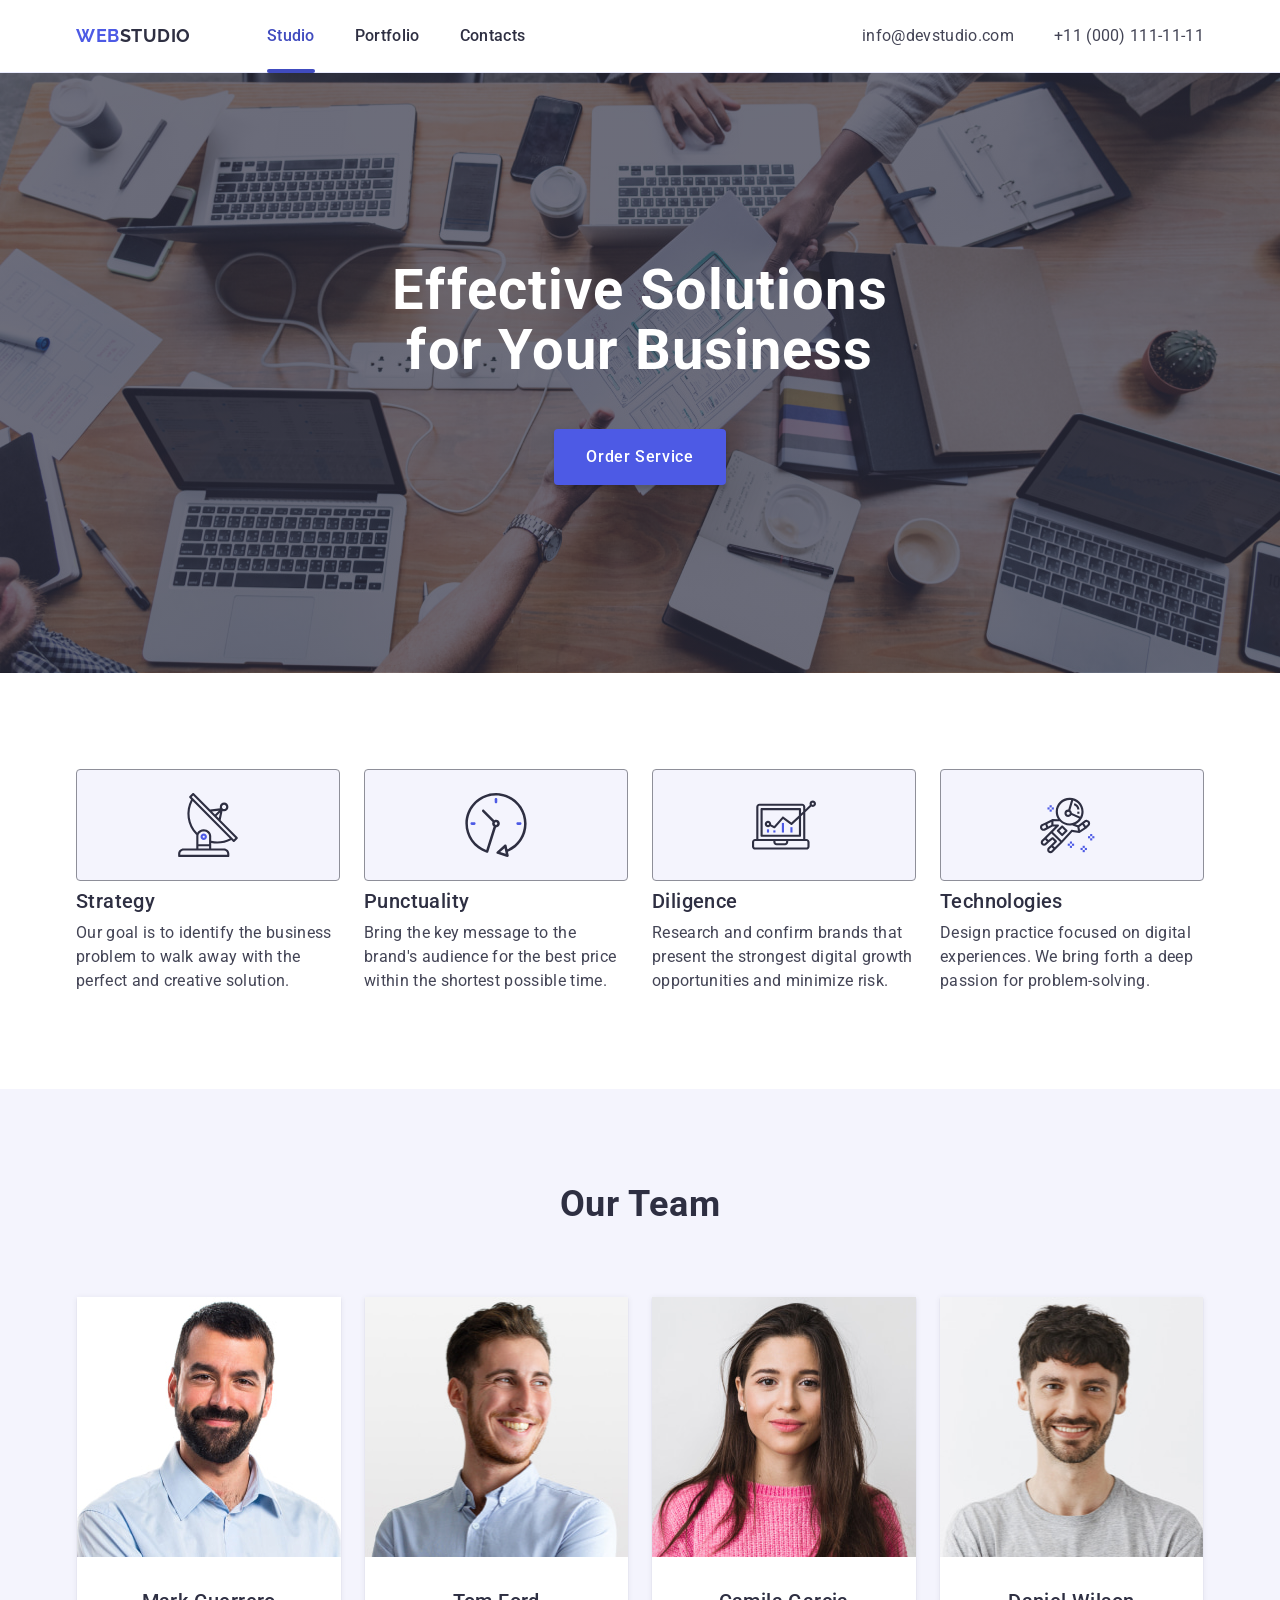
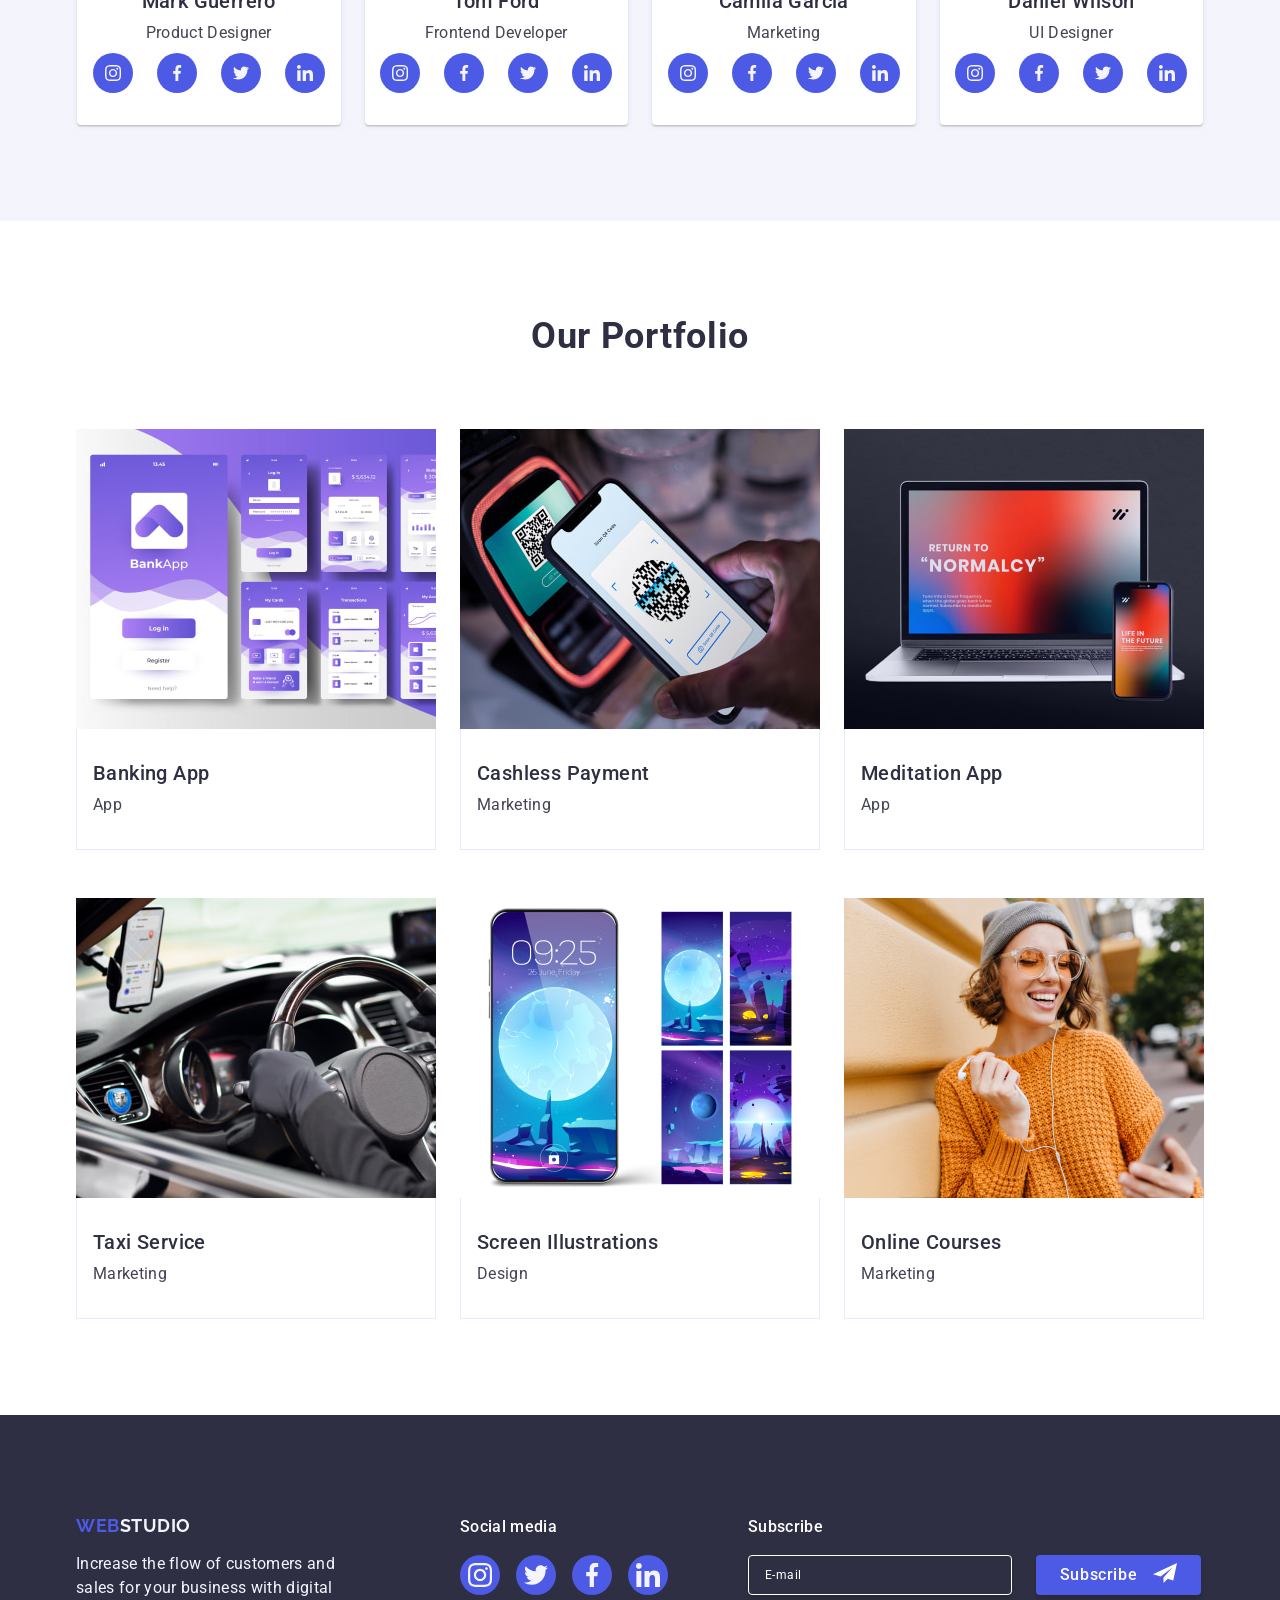
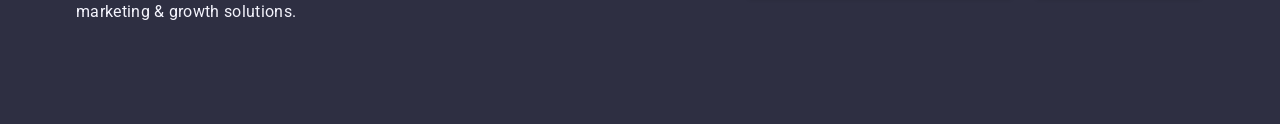
<file: index.html>
<!DOCTYPE html>
<html lang="en">
<head>
    <meta charset="UTF-8">
    <meta name="viewport" content="width=device-width, initial-scale=1.0">
    <title>WebStudio</title>
    <link rel="stylesheet" href="https://cdnjs.cloudflare.com/ajax/libs/modern-normalize/2.0.0/modern-normalize.min.css"
        integrity="sha512-4xo8blKMVCiXpTaLzQSLSw3KFOVPWhm/TRtuPVc4WG6kUgjH6J03IBuG7JZPkcWMxJ5huwaBpOpnwYElP/m6wg=="
        crossorigin="anonymous" referrerpolicy="no-referrer" />
    <link rel="stylesheet" href="./css/styles.css">
    <link rel="preconnect" href="https://fonts.googleapis.com">
    <link rel="preconnect" href="https://fonts.gstatic.com" crossorigin>
    <link href="https://fonts.googleapis.com/css2?family=Raleway:wght@700&family=Roboto:wght@400;500;700&display=swap"
        rel="stylesheet">
    
</head>
<body>
    <header class="header-border">
        <div class="container">
            <nav class="container-logo-nav">
                <a href="./index.html" class="logo-header">Web<span class="logo-studio-header">Studio</span></a>
                <a class="mob-menu-ref">
                    <svg class="mob-menu-butt" width="24" height="24">
                    <use href="./images/icons.svg#mob-menu-butt"></use>
                </svg>
                </a>
                
                <ul class="container-logo-nav-ul">
                    <li><a href="./index.html" class="header-nav-active">Studio</a></li>
                    <li><a href="" class="header-nav-inactive">Portfolio</a></li>
                    <li><a href="" class="header-nav-inactive">Contacts</a></li>
                </ul>
            </nav>
            <address class="header-address">
                <ul class="contacts-list">
                    <li>
                        <a href="mailto:info@devstudio.com" class="header-contacts">info@devstudio.com</a>
                    </li>
                    <li>
                        <a href="tel:+110001111111" class="header-contacts">+11 (000) 111-11-11</a>
                    </li>
                </ul>
            </address>
        </div>
    </header>
    
    <main>
        <section class="effective-solution">
            <div class="container">
                <h1 class="main-page-descr">Effective Solutions for Your Business</h1>
                <button type="button" class="order-button">Order Service</button>
            </div>
            
        </section>
        <section class="our-benefits">
            <div class="container">
            <h2 class="visually-hidden">Benefits</h2>
            <ul class="cont-benefits-list">
                <li class="benefits-listitem">
                    <div class="icon-center">
                        <svg width="64" height="64" class="icon">
                            <use href="./images/icons.svg#antenna">
                            </use>
                        </svg>
                    </div>
                    <h3 class="benefits-headers">Strategy</h3>
                    <p class="benefits-paragraph">Our goal is to identify the business problem to walk away with the perfect and creative solution.</p>
                </li>
                <li class="benefits-listitem">
                    <div class="icon-center">
                        <svg width="64" height="64" class="icon">
                            <use href="./images/icons.svg#clock">
                            </use>
                        </svg>
                    </div>
                    <h3 class="benefits-headers">Punctuality</h3>
                    <p class="benefits-paragraph">Bring the key message to the brand's audience for the best price within the shortest possible time.</p>
                </li>
                <li class="benefits-listitem">
                    <div class="icon-center">
                        <svg width="64" height="64" class="icon">
                            <use href="./images/icons.svg#diagram">
                            </use>
                        </svg>
                    </div>
                    <h3 class="benefits-headers">Diligence</h3>
                    <p class="benefits-paragraph">Research and confirm brands that present the strongest digital growth opportunities and minimize risk.</p>
                </li>
                <li class="benefits-listitem">
                    <div class="icon-center">
                        <svg width="64" height="64" class="icon">
                            <use href="./images/icons.svg#astronaut">
                            </use>
                        </svg>
                    </div>
                    <h3 class="benefits-headers">Technologies</h3>
                    <p class="benefits-paragraph">Design practice focused on digital experiences. We bring forth a deep passion for problem-solving.</p>
                </li>
            </ul>
            </div>
        </section>
        <section class="our-team">
            <div class="container">
            <h2 class="our-team-head">Our Team</h2>
            <ul class="cont-team-list">
                <li class="our-team-list">
                    <img 
                        srcset="./images/img.jpg 1x, ./images/Mark-guerro-2x.jpg 2x"
                        src="./images/img.jpg"
                        alt="Mark Guerrero" width="264" height="260">
                    <div class="person-descr">
                        <h3 class="team-persons">Mark Guerrero</h3>
                        <p class="team-persons-descr">Product Designer</p>
                        <ul class="icon-persons-block">
                                <li class="icon-persons-block-item">
                                    <a class="icon-link" href="instagram">
                                        <svg class="icon-social" height="16" width="16">
                                            <use href="./images/icons.svg#instagram">
                                            </use>
                                        </svg>
                                    </a>
                                </li>
                                <li class="icon-persons-block-item">
                                    <a class="icon-link" href="facebook">
                                        <svg class="icon-social" height="16" width="16">
                                            <use href="./images/icons.svg#facebook">
                                            </use>
                                        </svg>
                                    </a>
                                    
                                </li>
                                <li class="icon-persons-block-item">
                                    <a class="icon-link" href="twitter">
                                        <svg class="icon-social" height="16" width="16">
                                            <use href="./images/icons.svg#twitter">
                                            </use>
                                        </svg>
                                    </a>
                                </li>
                                <li class="icon-persons-block-item">
                                    <a class="icon-link" href="linkedin">
                                        <svg class="icon-social" height="16" width="16">
                                            <use href="./images/icons.svg#linkedin">
                                            </use>
                                        </svg>
                                    </a>
                                </li>
                        </ul>
                    </div>
                </li>
                <li class="our-team-list">
                    <img 
                        srcset="./images/img1.jpg 1x, ./images/Tom-Ford-2x.jpg 2x"
                        src="./images/img1.jpg"
                        alt="Tom Ford" width="264" height="260">
                    <div class="person-descr">
                        <h3 class="team-persons">Tom Ford</h3>
                        <p class="team-persons-descr">Frontend Developer</p>
                            <ul class="icon-persons-block">
                                <li class="icon-persons-block-item">
                                    <a class="icon-link" href="instagram">
                                        <svg class="icon-social" height="16" width="16">
                                            <use href="./images/icons.svg#instagram">
                                            </use>
                                        </svg>
                                    </a>
                                </li>
                                <li class="icon-persons-block-item">
                                    <a class="icon-link" href="facebook">
                                        <svg class="icon-social" height="16" width="16">
                                            <use href="./images/icons.svg#facebook">
                                            </use>
                                        </svg>
                                    </a>
                        
                                </li>
                                <li class="icon-persons-block-item">
                                    <a class="icon-link" href="twitter">
                                        <svg class="icon-social" height="16" width="16">
                                            <use href="./images/icons.svg#twitter">
                                            </use>
                                        </svg>
                                    </a>
                                </li>
                                <li class="icon-persons-block-item">
                                    <a class="icon-link" href="linkedin">
                                        <svg class="icon-social" height="16" width="16">
                                            <use href="./images/icons.svg#linkedin">
                                            </use>
                                        </svg>
                                    </a>
                                </li>
                            </ul>
                    </div>
                </li>
                <li class="our-team-list">
                    <img
                        srcset="./images/img2.jpg 1x, ./images/Camila-Garsia-2x.jpg 2x" 
                        src="./images/img2.jpg" 
                        alt="Camila Garcia" width="264" height="260">
                    <div class="person-descr">
                        <h3 class="team-persons">Camila Garcia</h3>
                        <p class="team-persons-descr">Marketing</p>
                            <ul class="icon-persons-block">
                                    <li class="icon-persons-block-item">
                                        <a class="icon-link" href="instagram">
                                            <svg class="icon-social" height="16" width="16">
                                                <use href="./images/icons.svg#instagram">
                                                </use>
                                            </svg>
                                        </a>
                                    </li>
                                    <li class="icon-persons-block-item">
                                        <a class="icon-link" href="facebook">
                                            <svg class="icon-social" height="16" width="16">
                                                <use href="./images/icons.svg#facebook">
                                                </use>
                                            </svg>
                                        </a>
                            
                                    </li>
                                    <li class="icon-persons-block-item">
                                        <a class="icon-link" href="twitter">
                                            <svg class="icon-social" height="16" width="16">
                                                <use href="./images/icons.svg#twitter">
                                                </use>
                                            </svg>
                                        </a>
                                    </li>
                                    <li class="icon-persons-block-item">
                                        <a class="icon-link" href="linkedin">
                                            <svg class="icon-social" height="16" width="16">
                                                <use href="./images/icons.svg#linkedin">
                                                </use>
                                            </svg>
                                        </a>
                                    </li>
                            </ul>
                    </div>
                </li>
                <li class="our-team-list">
                    <img 
                        srcset="./images/img3.jpg 1x, ./images/Daniel-Wilson-2x.jpg 2x"
                        src="./images/img3.jpg"
                        alt="Daniel Wilson" width="264" height="260">
                    <div class="person-descr">
                        <h3 class="team-persons">Daniel Wilson</h3>
                        <p class="team-persons-descr">UI Designer</p>
                            <ul class="icon-persons-block">
                                    <li class="icon-persons-block-item">
                                        <a class="icon-link" href="instagram">
                                            <svg class="icon-social" height="16" width="16">
                                                <use href="./images/icons.svg#instagram">
                                                </use>
                                            </svg>
                                        </a>
                                    </li>
                                    <li class="icon-persons-block-item">
                                        <a class="icon-link" href="facebook">
                                            <svg class="icon-social" height="16" width="16">
                                                <use href="./images/icons.svg#facebook">
                                                </use>
                                            </svg>
                                        </a>
                            
                                    </li>
                                    <li class="icon-persons-block-item">
                                        <a class="icon-link" href="twitter">
                                            <svg class="icon-social" height="16" width="16">
                                                <use href="./images/icons.svg#twitter">
                                                </use>
                                            </svg>
                                        </a>
                                    </li>
                                    <li class="icon-persons-block-item">
                                        <a class="icon-link" href="linkedin">
                                            <svg class="icon-social" height="16" width="16">
                                                <use href="./images/icons.svg#linkedin">
                                                </use>
                                            </svg>
                                        </a>
                                    </li>
                            </ul>
                    </div>
                </li>
            </ul>
            </div>
        </section>
        <section class="portfolio">
            <div class="container">
            <h2 class="our-team-head">Our Portfolio</h2>
                <ul class="cont-portfolio-item">
                    <li class="portfolio-item">
                        <div class="overlay-box">
                            <img id="banking-pc"
                                srcset="./images/banking.jpg 1x, ./images/banking360-2x.jpg 2x"
                                src="./images/banking.jpg" 
                                alt="online-banking" width="360">
                            <img id="banking-mob"
                                srcset="./images/banking288.jpg 1x, ./images/banking-2x.jpg 2x"
                                src="./images/banking288.jpg"
                                alt="online-banking" width="288">
                            <p class="overlay">14 Stylish and User-Friendly App Design Concepts · Task Manager App · Calorie Tracker App · Exotic Fruit
                                Ecommerce App ·
                                Cloud Storage App</p>
                        </div>
                        
                        <div class="cont-portf-bord">
                            <h3 class="portfolio-header">Banking App</h3>
                            <p class="portfolio-item-descr">App</p>
                        </div>
                    </li>
                    <li class="portfolio-item">
                        <div class="overlay-box">
                            <img id="payment-pc"
                                srcset="./images/payment.jpg 1x, ./images/payment360-2x.jpg 2x"
                                src="./images/payment.jpg" 
                                alt="cashless payment" width="360">
                            <img id="payment-mob" 
                                srcset="./images/payment288.jpg 1x, ./images/payment-2x.jpg 2x" 
                                src="./images/banking288.jpg"
                                alt="cashless payment" width="288">
                            <p class="overlay">14 Stylish and User-Friendly App Design Concepts · Task Manager App · Calorie Tracker App · Exotic Fruit
                                    Ecommerce App ·
                                    Cloud Storage App
                            </p>
                        </div>
                        
                        <div class="cont-portf-bord">
                            <h3 class="portfolio-header">Cashless Payment</h3>
                            <p class="portfolio-item-descr">Marketing</p>
                        </div>
                    </li>
                    <li class="portfolio-item">
                        <div class="overlay-box">
                        <img id="meditation-pc"
                            srcset="./images/meditation.jpg 1x, ./images/meditation360-2x.jpg 2x"
                            src="./images/meditation.jpg" 
                            alt="meditation app" width="360">
                        <img id="meditation-mob" 
                            srcset="./images/meditation288.jpg 1x, ./images/meditation-2x.jpg 2x" 
                            src="./images/meditation288.jpg"
                            alt="meditation app" width="288">
                            <p class="overlay">14 Stylish and User-Friendly App Design Concepts · Task Manager App · Calorie Tracker App · Exotic Fruit
                                    Ecommerce App ·
                                    Cloud Storage App
                            </p>
                        </div>
                        
                        <div class="cont-portf-bord">
                            <h3 class="portfolio-header">Meditation App</h3>
                            <p class="portfolio-item-descr">App</p>
                        </div>
                    </li>
                    <li class="portfolio-item">
                        <div class="overlay-box">
                            <img id="taxi-pc"
                                srcset="./images/taxi.jpg 1x, ./images/taxi360-2x.jpg 2x"
                                src="./images/taxi.jpg" 
                                alt="taxi service" width="360">
                            <img id="taxi-mob" 
                                srcset="./images/taxi288.jpg 1x, ./images/taxi-2x.jpg 2x"
                                src="./images/taxi288.jpg" 
                                alt="taxi service" width="288">
                            <p class="overlay">14 Stylish and User-Friendly App Design Concepts · Task Manager App · Calorie Tracker App · Exotic Fruit
                                Ecommerce App ·
                                Cloud Storage App
                            </p>
                        </div>
                        
                        <div class="cont-portf-bord">
                            <h3 class="portfolio-header">Taxi Service</h3>
                            <p class="portfolio-item-descr">Marketing</p>
                        </div>
                    </li>
                    <li class="portfolio-item">
                        <div class="overlay-box">
                            <img id="screen-pc"
                                srcset="./images/screen.jpg 1x, ./images/screen360-2x.jpg 2x"
                                src="./images/screen.jpg" 
                                alt="screen illustration" width="360">
                            <img id="screen-mob" 
                                srcset="./images/screen288.jpg 1x, ./images/screen-2x.jpg 2x" 
                                src="./images/screen288"
                                alt="screen illustration" width="288">
                                <p class="overlay">14 Stylish and User-Friendly App Design Concepts · Task Manager App · Calorie Tracker App · Exotic Fruit
                                    Ecommerce App ·
                                    Cloud Storage App
                                </p>
                        </div>
                        
                        <div class="cont-portf-bord">
                            <h3 class="portfolio-header">Screen Illustrations</h3>
                            <p class="portfolio-item-descr">Design</p>
                        </div>
                    </li>
                    <li class="portfolio-item">
                        <div class="overlay-box">
                            <img id="online-pc"
                                srcset="./images/online.jpg 1x, ./images/online360-2x.jpg 2x"
                                src="./images/online.jpg" 
                                alt="online courses" width="360">
                            <img id="online-mob" 
                                srcset="./images/online288.jpg 1x, ./images/online-2x.jpg 2x" 
                                src="./images/online288"
                                alt="online courses" width="288">
                            <p class="overlay">14 Stylish and User-Friendly App Design Concepts · Task Manager App · Calorie Tracker App · Exotic Fruit
                                    Ecommerce App ·
                                    Cloud Storage App
                            </p>
                        </div>
                        
                        <div class="cont-portf-bord">
                            <h3 class="portfolio-header">Online Courses</h3>
                            <p class="portfolio-item-descr">Marketing</p>
                        </div>
                    </li>
                </ul>
            </div>
        </section>
    </main>
    
    <footer class="footer-style">
        <div class="container">
                <div class="footer-1st">
                    <a href="./index.html" class="footer-header">Web<span class="logo-studio-footer">Studio</span></a>
                    <p class="footer-text">Increase the flow of customers and sales for your business with digital marketing & growth
                    solutions.</p>
                </div>
                <div class="footer-2nd">
                    <p class="footer-links-sign">Social media</p>
                    <ul class="footer-icons-list">
                        <li class="footer-icons-item">
                            <a class="footer-link-oval" href="instagram">
                                <svg class="footer-svg" width="24" height="24">
                                    <use href="./images/icons.svg#footer-inst">
                                    </use>
                                </svg>
                            </a>
                        </li>
                        <li class="footer-icons-item">
                            <a class="footer-link-oval" href="twitter">
                                <svg class="footer-svg" width="24" height="24">
                                    <use href="./images/icons.svg#footer-twitter">
                                    </use>
                                </svg>
                            </a>
                        </li>
                        <li class="footer-icons-item">
                            <a class="footer-link-oval" href="facebook">
                                <svg class="footer-svg" width="24" height="24">
                                    <use href="./images/icons.svg#footer-face">
                                    </use>
                                </svg>
                            </a>
                        </li>
                        <li class="footer-icons-item">
                            <a class="footer-link-oval" href="linkedin">
                                <svg class="footer-svg" width="24" height="24">
                                    <use href="./images/icons.svg#footer-link">
                                    </use>
                                </svg>
                            </a>
                        </li>
                    </ul>
                </div>
                <div class="footer-third">
                    <p class="footer-links-sign-two">Subscribe</p>
                    <form class="subscribe-form">
                        <label class="subscribe-label" for="subscribe">
                            <input id="subscribe" class="footer-input" type="email" placeholder="E-mail" name="subscribe">
                        </label>
                        <button type="submit" class="button-subs">Subscribe
                            <svg width="24" height="24" fill="white" class="icon-subs">
                                <use href="./images/icons.svg#send"></use>
                            </svg>
                        </button>
                    </form>
                </div>
        </div>
        
    </footer>
    <div class="backdrop">
        <div class="modal">
                <button type="button" class="close-button">
                    <svg class="close-butt-icon" width="8" height="8">
                        <use href="./images/icons.svg#close">
                        </use>
                    </svg>
                </button>
            <p class="form-header">Leave your contacts and we will call you back</p>
            <form>
                <div class="forminput-div">
                    <label class="form-label" for="user-name">
                        Name
                    </label>
                    <div class="icon-input-group">
                        <input class="form-input" name="user-name" type="text" id="user-name" />
                        <svg width="18" height="24" class="input-icon">
                            <use href="./images/icons.svg#name"></use>
                        </svg>
                    </div>
                </div>
                <div class="forminput-div">
                    <label class="form-label" for="phone">
                        Phone
                    </label>
                    <div class="icon-input-group">
                        <input class="form-input" name="phone" type="tel" id="phone" />
                        <svg width="18" height="24" class="input-icon">
                            <use href="./images/icons.svg#phone"></use>
                        </svg>
                    </div>
                </div>
                <div class="forminput-div">
                    <label class="form-label" for="email">
                        Email
                    </label>
                    <div class="icon-input-group">
                        <input class="form-input" name="email" type="email" id="email" />
                        <svg width="18" height="24" class="input-icon">
                            <use href="./images/icons.svg#email"></use>
                        </svg>
                    </div>
                </div>
                <div class="formcomment-div">
                    <label class="form-label" for="user-comment">
                        Comment
                    </label>
                    <textarea class="form-textarea" name="user-comment" placeholder="Text input" id="user-comment"></textarea>
                </div>
                <div class="div-form-checkbox">
                    <input name="user-privacy" type="checkbox" id="user-privacy" class="visually-hidden" value="true" />
                    <label class="label-checkbox" for="user-privacy">
                        <span class="checkbox-view">
                            <svg class="checkbox-icon" height="8" width="10">
                                <use href="./images/icons.svg#checker"></use>
                            </svg>
                        </span>
                        <span class="policy2">
                            I accept the terms and conditions of the&nbsp;<a class="privacy-style" href="">Privacy Policy</a>
                        </span>
                    </label>
                    
                </div>
                <button type="submit" class="order-button">Send</button>
            </form>
        </div>
        <div class="modal-overlay"></div>
    </div>

    <div class="backdrop-mob">
        <div class="mobile-menu">
            <button type="button" class="mob-close-button">
                <svg class="close-butt-icon" width="8" height="8">
                    <use href="./images/icons.svg#close">
                    </use>
                </svg>
            </button>
            <ul class="mob-menu-list">
                <li><a href="./index.html" class="mob-menu-active">Studio</a></li>
                <li><a href="" class="mob-menu-inactive">Portfolio</a></li>
                <li><a href="" class="mob-menu-inactive">Contacts</a></li>
            </ul>
            <address class="mob-address">
                <ul class="mob-contacts-list">
                    <li>
                        <a href="tel:+110001111111" class="mob-header-contacts">+11 (000) 111-11-11</a>
                    </li>
                    <li>
                        <a href="mailto:info@devstudio.com" class="mob-header-contacts">info@devstudio.com</a>
                    </li>
                </ul>
            </address>
            <ul class="mob-icons-list">
                <li class="footer-icons-item">
                    <a class="footer-link-oval" href="instagram">
                        <svg class="footer-svg" width="24" height="24">
                            <use href="./images/icons.svg#footer-inst">
                            </use>
                        </svg>
                    </a>
                </li>
                <li class="footer-icons-item">
                    <a class="footer-link-oval" href="twitter">
                        <svg class="footer-svg" width="24" height="24">
                            <use href="./images/icons.svg#footer-twitter">
                            </use>
                        </svg>
                    </a>
                </li>
                <li class="footer-icons-item">
                    <a class="footer-link-oval" href="facebook">
                        <svg class="footer-svg" width="24" height="24">
                            <use href="./images/icons.svg#footer-face">
                            </use>
                        </svg>
                    </a>
                </li>
                <li class="footer-icons-item">
                    <a class="footer-link-oval" href="linkedin">
                        <svg class="footer-svg" width="24" height="24">
                            <use href="./images/icons.svg#footer-link">
                            </use>
                        </svg>
                    </a>
                </li>
            </ul>
        </div>
    </div>
</body>
</html>
</file>
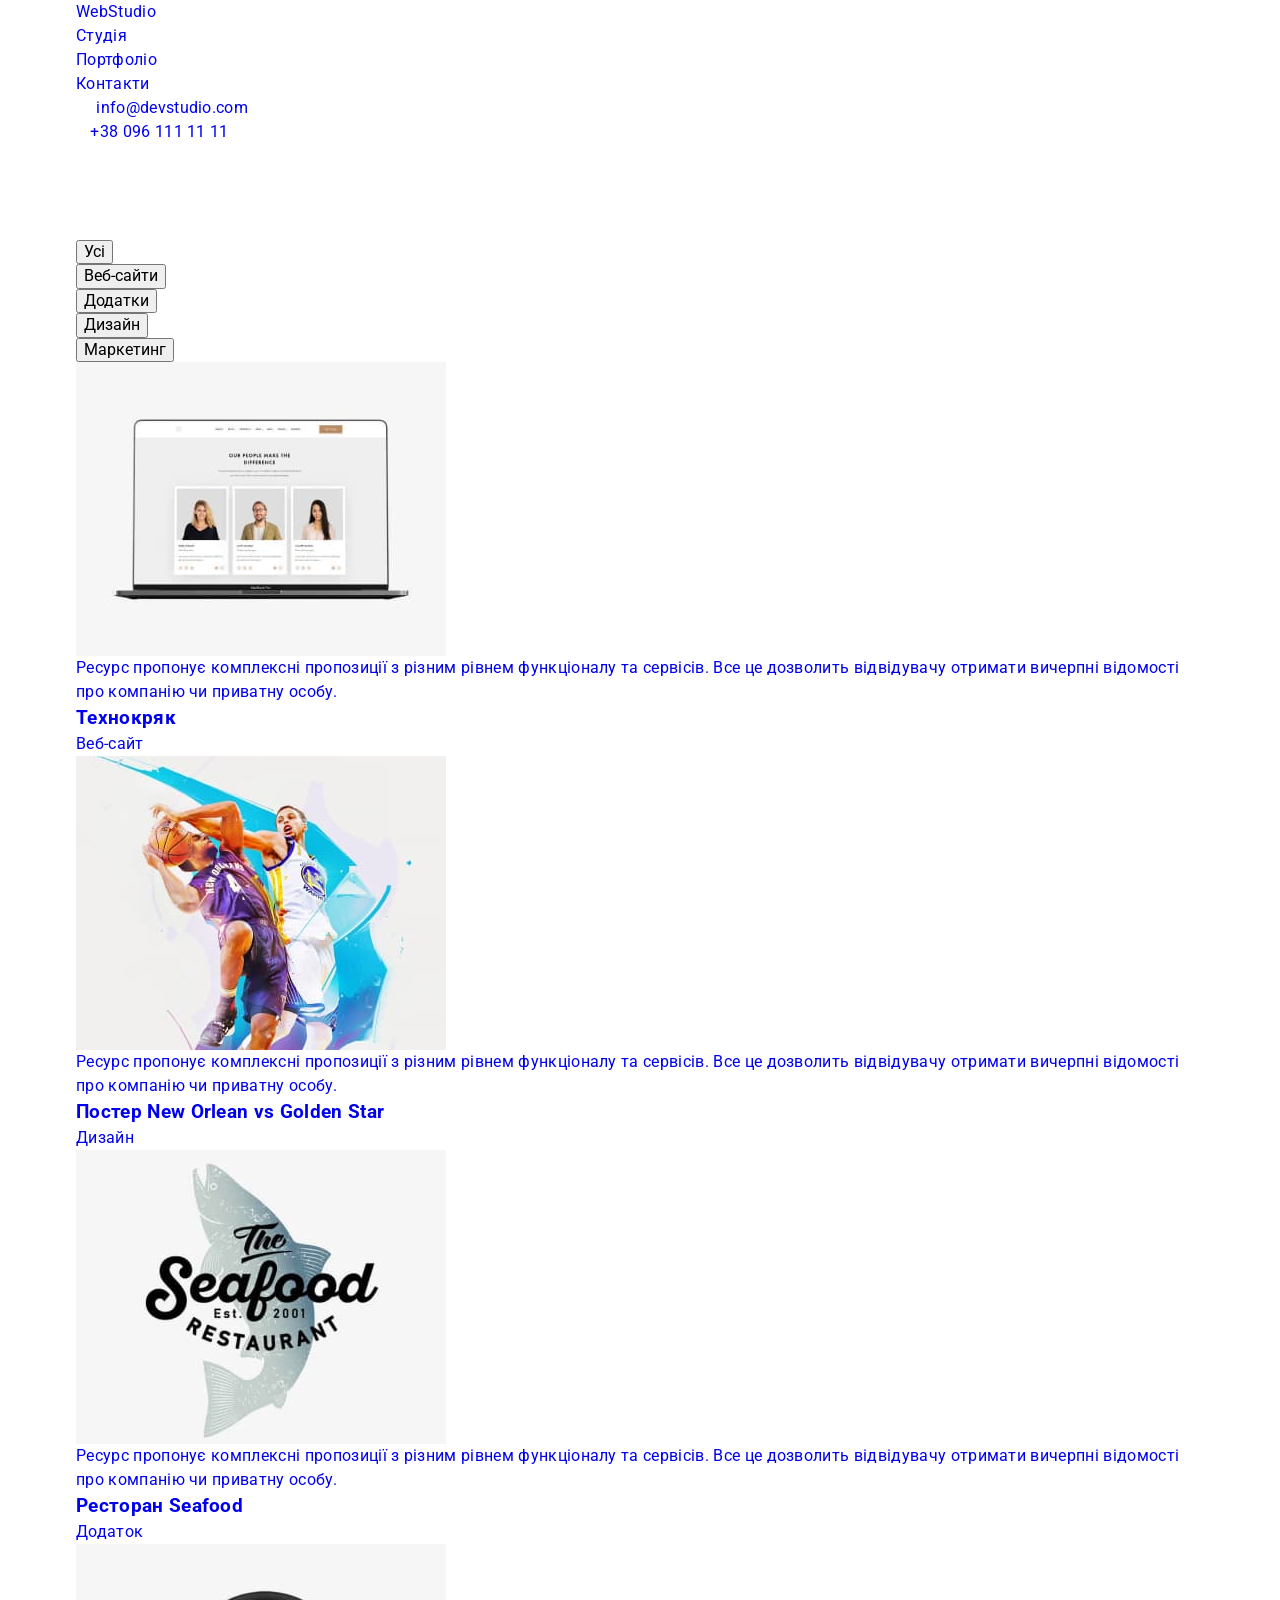
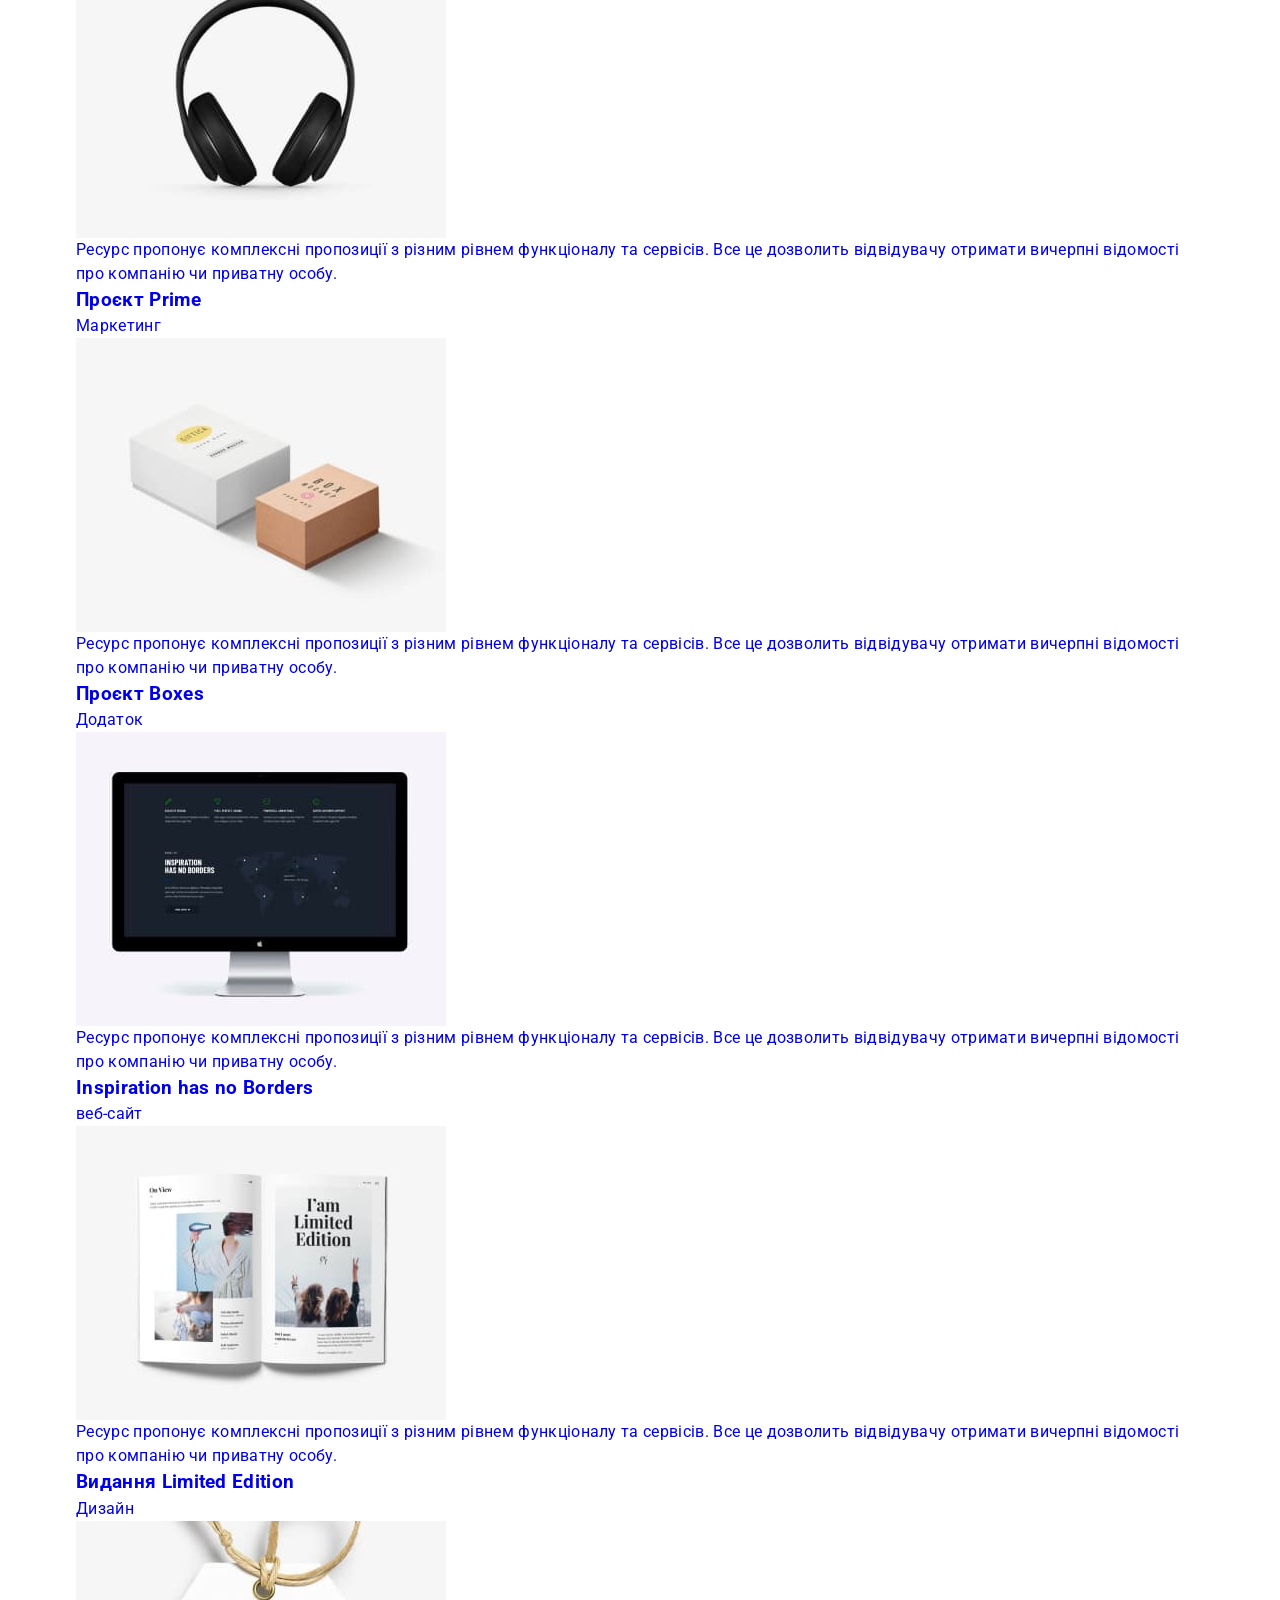
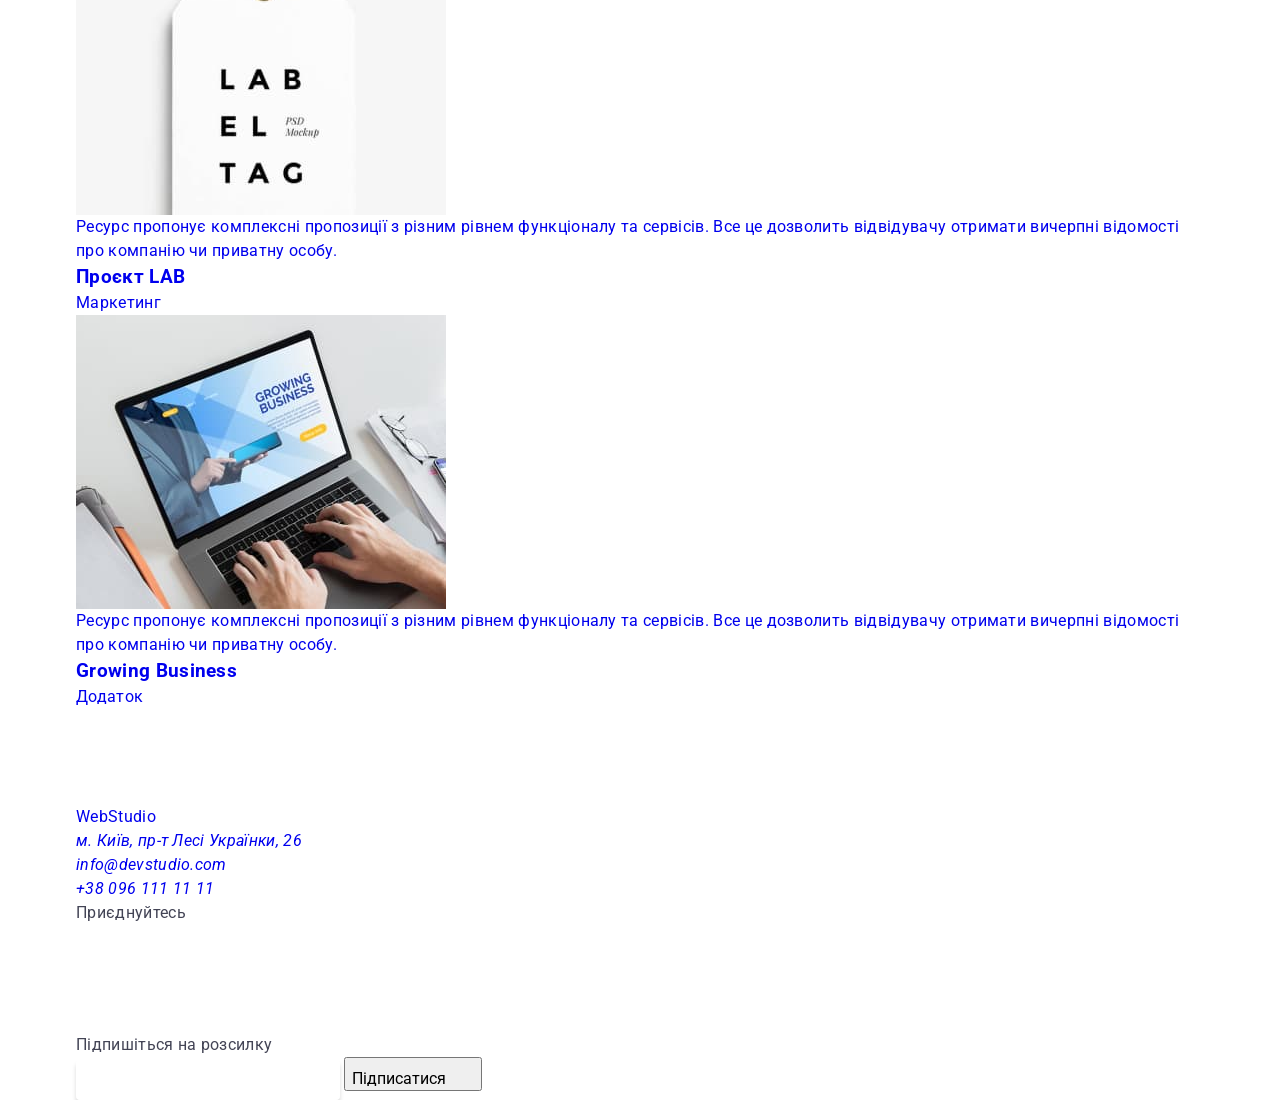
<file: portfolio.html>
<!DOCTYPE html>
<html lang="uk">
<head>
    <meta charset="UTF-8">
    <meta http-equiv="X-UA-Compatible" content="IE=edge">
    <meta name="viewport" content="width=device-width, initial-scale=1.0">
    <title>Портфоліо</title>
    <link rel="preconnect" href="https://fonts.googleapis.com">
<link rel="preconnect" href="https://fonts.gstatic.com" crossorigin>
<link href="https://fonts.googleapis.com/css2?family=Raleway:wght@700&family=Roboto:wght@400;500;700;900&display=swap" rel="stylesheet">
<link rel="stylesheet" href="https://cdnjs.cloudflare.com/ajax/libs/modern-normalize/0.7.0/modern-normalize.min.css">
   <link rel="stylesheet" href="./css/styles.css">
</head>
<body>
    <header class="page-top">
        <div class="container-header container">
       <a href="./index.html" class="logo"><span class="web">Web</span>Studio</a>
        <nav>
        <ul class="site-nav">
            <li><a href="./index.html" class=" link studio">Студія</a></li>
            <li><a href="./portfolio.html" class="link portfolio current">Портфоліо</a></li>
            <li><a href="./index.html" class="link contacts">Контакти</a></li>
        </ul>
        </nav>
        <ul class="contact-info">
           <li class="general-mail"><a href="mailto:info@devstudio.com" class="mail-top">
            <svg width="16" height="12" class="icon-mail">
                <use href="./images/icons.svg#icon-mail" ></use></svg>
            info@devstudio.com</a></li>
           <li class="general-mail"><a href="tel:+380961111111" class="tel">
            <svg width="10" height="16" class="icon-phone">
                <use href="./images/icons.svg#icon-smartphone"></use>

            </svg>
            
            +38 096 111 11 11</a></li>
        </ul>
        </div>
    </header>
     

    <main>
         <section class="work-exampels">

         <div class="container-examples container">
        <ul class="button">
            <li><button type="button" class="all">Усі</button></li>
            <li><button type="button" class="web-site">Веб-сайти</button></li>
            <li><button type="button" class="application">Додатки</button></li>
            <li><button type="button" class="designe">Дизайн</button></li>
            <li><button type="button" class="marketing">Маркетинг</button></li>
        
        </ul>
        <h2 hidden>Наші роботи</h2>
        <div class="showcase-div">
        <ul class="examples">
            <li class="illustration">
                <a class="link work-list-link" href="./portfolio.html">
                    <div class="work-examples-wrapper">
                    <img src="./images/project1.jpg" alt="веб-сайт Технокряк" width="370" height="294">
                    <p class="work-list-description list">
                        Ресурс пропонує комплексні пропозиції з різним рівнем функціоналу та сервісів.
                        Все це дозволить відвідувачу отримати вичерпні відомості про компанію чи
                        приватну особу.
                    </p>
                    </div>
            <div class="project-wrap">
            <h3 class="project-name">Технокряк</h3>
        <p class="project-title">Веб-сайт</p>
        </div>
    </a>
    </li> 
            <li class="illustration">
                <a class="link work-list-link" href="./portfolio.html">
                    <div class="work-examples-wrapper">
                <img src="./images/project2.jpg" alt="Постер New Orlean vs Golden Star " width="370">
                <p class="work-list-description list">
                    Ресурс пропонує комплексні пропозиції з різним рівнем функціоналу та сервісів.
                    Все це дозволить відвідувачу отримати вичерпні відомості про компанію чи
                    приватну особу.
                </p>
                </div>
                <div class="project-wrap">  
            <h3 class="project-name">Постер New Orlean vs Golden Star</h3>
        <p class="project-title">Дизайн</p>
        </div>
    </a>
    </li>
            <li class="illustration">
                <a class="link work-list-link" href="./portfolio.html">
                    <div class="work-examples-wrapper">
                    <img src="./images/project3.jpg" alt="Ресторан Seafood" width="370">
                    <p class="work-list-description list">
                        Ресурс пропонує комплексні пропозиції з різним рівнем функціоналу та сервісів.
                        Все це дозволить відвідувачу отримати вичерпні відомості про компанію чи
                        приватну особу.
                    </p>
                    </div>
                <div class="project-wrap">
            <h3 class="project-name">Ресторан Seafood</h3>
        <p class="project-title">Додаток</p>
        </div>
    </a>
    </li>
            <li class="illustration">
                <a class="link work-list-link" href="./portfolio.html">
                    <div class="work-examples-wrapper">
                    <img src="./images/project4.jpg" alt="Проєкт Prime" width="370">
                    <p class="work-list-description list">
                        Ресурс пропонує комплексні пропозиції з різним рівнем функціоналу та сервісів.
                        Все це дозволить відвідувачу отримати вичерпні відомості про компанію чи
                        приватну особу.
                    </p>
                    </div>
                <div class="project-wrap">   
            <h3 class="project-name">Проєкт Prime</h3>
        <p class="project-title">Маркетинг</p>
        </div>
    </a>
    </li>
            <li class="illustration">
                <a class="link work-list-link" href="./portfolio.html">
                    <div class="work-examples-wrapper">
                   <img src="./images/project5.jpg" alt="Проєкт Boxes" width="370">
                   <p class="work-list-description list">
                    Ресурс пропонує комплексні пропозиції з різним рівнем функціоналу та сервісів.
                    Все це дозволить відвідувачу отримати вичерпні відомості про компанію чи
                    приватну особу.
                </p>
                </div> 
                <div class="project-wrap">
            <h3 class="project-name">Проєкт Boxes</h3>
        <p class="project-title">Додаток</p>
        </div>
    </a>
    </li>
            <li class="illustration">
                <a class="link work-list-link" href="./portfolio.html">
                    <div class="work-examples-wrapper">
                        <img src="./images/project6.jpg" alt="Inspiration has no Borders" width="370"> 
                        <p class="work-list-description list">
                            Ресурс пропонує комплексні пропозиції з різним рівнем функціоналу та сервісів.
                            Все це дозволить відвідувачу отримати вичерпні відомості про компанію чи
                            приватну особу.
                        </p> 
                        </div>
                <div class="project-wrap">
            <h3 class="project-name">Inspiration has no Borders</h3>
        <p class="project-title">веб-сайт</p>
        </div>
    </a>
    </li>
            <li class="illustration">
                <a class="link work-list-link" href="./portfolio.html">
                    <div class="work-examples-wrapper">
                    <img src="./images/project7.jpg" alt="Видання Limited Edition" width="370">
                    <p class="work-list-description list">
                        Ресурс пропонує комплексні пропозиції з різним рівнем функціоналу та сервісів.
                        Все це дозволить відвідувачу отримати вичерпні відомості про компанію чи
                        приватну особу.
                    </p> 
                    </div>
                <div class="project-wrap">
            <h3 class="project-name">Видання Limited Edition</h3>
        <p class="project-title">Дизайн</p>
        </div>
    </a>
    </li>
            <li class="illustration">
                <a class="link work-list-link" href="./portfolio.html">
                    <div class="work-examples-wrapper">
                    <img src="./images/project8.jpg" alt="Проєкт LAB" width="370">
                    <p class="work-list-description list">
                        Ресурс пропонує комплексні пропозиції з різним рівнем функціоналу та сервісів.
                        Все це дозволить відвідувачу отримати вичерпні відомості про компанію чи
                        приватну особу.
                    </p> 
                    </div> 
                <div class="project-wrap">
            <h3 class="project-name">Проєкт LAB</h3>
        <p class="project-title">Маркетинг</p>
        </div>
    </a>
    </li>
            <li class="illustration">
                <a class="link work-list-link" href="./portfolio.html">
                    <div class="work-examples-wrapper">
                  <img src="./images/project9.jpg" alt="Growing Business" width="370">
                  <p class="work-list-description list">
                    Ресурс пропонує комплексні пропозиції з різним рівнем функціоналу та сервісів.
                    Все це дозволить відвідувачу отримати вичерпні відомості про компанію чи
                    приватну особу.
                </p> 
                </div> 
                <div class="project-wrap">
            <h3 class="project-name">Growing Business</h3>
        <p class="project-title">Додаток</p>
        </div>
    </a>
    </li>
        </ul>

    </div>
    </div>
    
    </section>

    
    </main>

    
    <footer class="garage">
        <div class="container footer-garage">
          <div class="footer ">
          <a href="./index.html" class="footer-logo"><span class="webstudio">Web</span>Studio</a>
          <address class="inform">
          <ul class="footer-contacts">
              <li><a href="https://goo.gl/maps/Wt5C2qb86fCmYvPEA" class="locality" >м. Київ, пр-т Лесі Українки, 26</a></li>
              <li class="contact-info-studio"><a href="mailto:info@devstudio.com" class="mail">info@devstudio.com</a></li>
              <li class="contact-info-studio"><a href="tel:+380961111111" class="tel">+38 096 111 11 11</a></li>
          </ul>
          </address>
          </div>
  
          <div class=" footer-networks">
              <span class="join">Приєднуйтесь</span>
              <ul class="networks">
                  <li class="networks-list">
                    <a href="./index.html" class="networks-links">
                      <svg width="20px" height="20px">
                        <use href="./images/icons.svg#icon-instagram"
                        class="networks-icons"
                        ></use>
                      </svg>
                    </a>
                  </li>
                  <li class="networks-list">
                      <a href="./index.html" class="networks-links">
                        <svg width="20px" height="20px">
                          <use href="./images/icons.svg#icon-twitter"
                          class="networks-icons"
                          ></use>
                        </svg>
                      </a>
                    </li>
                    <li class="networks-list">
                      <a href="./index.html" class="networks-links">
                        <svg width="20px" height="20px">
                          <use href="./images/icons.svg#icon-facebook"
                          class="networks-icons"
                          ></use>
                        </svg>
                      </a>
                    </li>
  
                    <li class="networks-list">
                      <a href="./index.html" class="networks-links">
                        <svg width="20px" height="20px">
                          <use href="./images/icons.svg#icon-linkedin"
                          class="networks-icons"
                          ></use>
                        </svg>
                      </a>
                    </li>
  
                 </ul>
      
              </div>
              <form class="footer-form">
                <label for="submail" class="foot-label"
                  >Підпишіться на розсилку</label
                >
                <div class="footer-subscribe">
                  <input
                    type="text"
                    name="email"
                    placeholder="E-mail"
                    class="footer-input"
                    #="submail"
                  />
                  <button type="submit" class="subscribe-btn">
                    Підписатися
                    <svg width="24px" height="24px" class="send">
                      <use href="./images/icons.svg#icon-icon-send"></use>
                    </svg>
                  </button>
                </div>
              </form>
              </div>
              </div>
            
            
  
              
        
      
        
    
              
               
    
      </footer>
      <script src="./js/modal.js"></script>
</body>
</html>
</file>
<file: css/styles.css>
body {
    min-height: 100vh;
    font-family:"Roboto", sans-serif;
    color:#434455;
    font-size: 16px;
    line-height: 1.5;
    letter-spacing: 0.32px;
    background-color: #ffffff;
}

main {
    flex-grow: 1;
}

ul {
    margin: 0;
    padding-left: 0;
    list-style-type: none;
}

h1,h2,h3,h4,h5,h6,p {
    margin:0;
}

a, a:focus, a:hover {
    text-decoration: none;
}

section {
    padding: 96px 0;
}

.header-border {
    border-bottom: 1px solid #e7e9fc;
    box-shadow: 2px 1px rgba(46, 47, 66, 0.08),
        0px 1px 1px rgba(46, 47, 66, 0.16),
        0px 1px 6px rgba(46, 47, 66, 0.08);
}

.logo-header {
    display: inline;
    color: #4D5AE5;
    font-family: 'Raleway', sans-serif;
    font-size: 18px;
    font-style: normal;
    font-weight: 700;
    line-height: 1.17;
    letter-spacing: 0.54px;
    text-transform: uppercase;
    padding: 0;
}

.logo-studio-header {
    color:#2E2F42;
    
}

.logo-studio-footer {
    display: inline-block;
    color:#F4F4FD;
}

.header-address {
    display: none;
}

.header-contacts:hover,
.header-contacts:focus {
    color:#404BBF;
}

.header-nav-active {
    display: flex;
    position: relative;
    color:#404bbf;
    font-size: 16px;
    font-weight: 500;
    line-height: 1.5;
    letter-spacing: 0.32px;
    transition: color 250ms cubic-bezier(0.4, 0, 0.2, 1);
    padding: 24px 0;
}

.header-nav-inactive {
    display: flex;
    position: relative;
    color: #2E2F42;
    font-size: 16px;
    font-weight: 500;
    line-height: 1.5;
    letter-spacing: 0.32px;
    transition: color 250ms cubic-bezier(0.4, 0, 0.2, 1);
    padding: 24px 0;
}

.header-nav-inactive:hover,
.header-nav-inactive:focus {
    color: #404BBF;
}

.header-nav-active::after {
    position: absolute;
    content: '';
    width: 100%;
    height: 4px;
    left: 0;
    bottom: -1px;
    border: none;
    border-radius: 2px;
    background-color: #404BBF;
}


.container-logo-nav {
    display: flex;
    justify-content: space-between;
    align-items: center;
}

.mob-menu-ref {
    display: flex;
    padding: 16px 0;
}

.backdrop-mob {
    position: fixed;
    opacity: 0;
    left: 0;
    top: 0;
    visibility:hidden;
    pointer-events: none;
    transition: opacity 250ms cubic-bezier(0.4, 0, 0.2, 1), visibility 250ms cubic-bezier(0.4, 0, 0.2, 1);

}
.backdrop-mob.is-open {
    position: fixed;
    opacity: 1;
    pointer-events: auto;
    visibility: visible;
    background-color: rgba(46, 47, 66, 0.4);
    width: 100%;
    height: 100%;
}

.mobile-menu {
    position: fixed;
    transition: opacity 250ms cubic-bezier(0.4, 0, 0.2, 1), visibility 250ms cubic-bezier(0.4, 0, 0.2, 1);
    background-color: white;
    padding: 72px 16px 40px;
    top: 0;
    left: calc(50% - 160px);
    min-width: 320px;
    width: 320px;
    height: 100%;
}

.mob-menu-list {
    display: flex;
    flex-direction: column;
    gap: 40px;
    margin-bottom: 168px;
}

.mob-close-button {
    position: absolute;
    top: 24px;
    right: 24px;
    width: 24px;
    height: 24px;
    display: flex;
    justify-content: center;
    align-items: center;
    border-radius: 50%;
    border: 1px solid rgba(0, 0, 0, 0.1);
    background-color: transparent;
    transition: background-color 250ms cubic-bezier(0.4, 0, 0.2, 1), border 250ms cubic-bezier(0.4, 0, 0.2, 1);
    padding: 0;
    cursor: pointer;
}

.mob-close-button:hover, .mob-close-button:focus, .mob-close-button:active {
    background-color: #404BBF;
}

.mob-close-button:hover .close-butt-icon,
.mob-close-button:focus .close-butt-icon,
.mob-close-button:active .close-butt-icon {
    fill: #FFFFFF;
}

.mob-menu-active {
    display: flex;
    color: #404BBF;
    font-size: 36px;
    font-weight: 700;
    line-height: 1.11;
    letter-spacing: 0.32px;
    transition: color 250ms cubic-bezier(0.4, 0, 0.2, 1);
    
}

.mob-menu-inactive {
    display: flex;
    color: #2E2F42;
    font-size: 36px;
    font-weight:700;
    line-height: 1.11;
    letter-spacing: 0.32px;
    transition: color 250ms cubic-bezier(0.4, 0, 0.2, 1);
}

.mob-header-contacts {
    color: #434455;
    font-size: 20px;
    line-height: 1.2;
    font-weight: 500;
    font-style: normal;
    letter-spacing: 0.32px;
    display: flex;
    justify-content: space-between;
    align-items: center;
    transition: color 250ms cubic-bezier(0.4, 0, 0.2, 1);
}

.mob-contacts-list {
    display: flex;
    flex-direction: column;
    gap: 24px;
    margin-bottom: 48px;
}

.mob-icons-list {
    display: flex;
    justify-content: center;
    gap: 40px;
}

.main-page-descr {
    display: block;
    margin: 0 auto 48px;
    color: #FFF;
    font-size: 36px;
    font-style: normal;
    font-weight: 700;
    line-height: 1.07;
    letter-spacing: 1.12px;
    text-align: center;
    max-width: 216px;
}

.visually-hidden {
    position: absolute;
    width: 1px;
    height: 1px;
    margin: -1px;
    border: 0;
    padding: 0;
    white-space: nowrap;
    clip-path: inset(100%);
    clip: rect(0 0 0 0);
    overflow: hidden;
}

.backdrop {
    position: fixed;
    opacity: 0;
    left: 0;
    top: 0;
    visibility: hidden;
    pointer-events: none;
    transition: all 250ms cubic-bezier(0.4, 0, 0.2, 1), visibility 250ms cubic-bezier(0.4, 0, 0.2, 1), background-color 250ms cubic-bezier(0.4, 0, 0.2, 1);
}

.backdrop.is-open {
    background-color: rgba(46, 47, 66, 0.4);
    opacity: 1;
    pointer-events: auto;
    visibility: visible;
    width: 100%;
    height: 100%;
}

.modal {
    position: fixed;
    background: #fcfcfc;
    top: 50%;
    left: 50%;
    width: calc(100% - 32px);
    max-width: 408px;
    height: auto;
    max-height: 623px;
    margin: auto;
    border-radius: 4px;
    padding: 72px 15px 24px 16px;
    transform: translate(-50%, -50%);
    transition: transform 250ms cubic-bezier(0.4, 0, 0.2, 1);
    box-shadow: 0px 1px 1px rgba(0, 0, 0, 0.14), 0px 1px 3px rgba(0, 0, 0, 0.12), 0px 2px 1px rgba(0, 0, 0, 0.2);
}

.close-button {
    position: absolute;
    top: 24px;
    right: 24px;
    width: 24px;
    height: 24px;
    display: flex;
    justify-content: center;
    align-items: center;
    border-radius: 50%;
    margin: 0 0 24px 0;
    border: 1px solid rgba(0, 0, 0, 0.1);
    background-color: #E7E9FC;
    transition: background-color 250ms cubic-bezier(0.4, 0, 0.2, 1), border 250ms cubic-bezier(0.4, 0, 0.2, 1);
    padding: 0;
    cursor: pointer;
}

.close-butt-icon {
    fill: #2E2F42;
    transition: fill 250ms cubic-bezier(0.4, 0, 0.2, 1);
}

.close-button:hover .close-butt-icon, .close-button:focus .close-butt-icon {
    fill: #FFFFFF;
}

.close-button:hover, .close-button:active, .close-button:focus {
    background-color: #404BBF;
    border: none;
}

.forminput-div {
    margin-bottom: 8px;
}

.form-header {
    font-size: 16px;
    font-weight: 500;
    line-height: 1.5;
    letter-spacing: 0.02em;
    text-align: center;
    color: #2E2F42;
    margin-bottom: 16px;
}

.form-label {
    display: block;
    position: relative;
    font-size: 12px;
    font-weight: 400;
    line-height: 1.17;
    margin-bottom: 4px;
    letter-spacing: 0.04em;
    text-align: left;
    color: #8E8F99;
}

.form-input {
    width: 100%;
    height: 40px;
    top: 18px;
    font-size: 18px;
    color: #2E2F42;
    border-radius: 4px;
    border: 1px solid rgba(46, 47, 66, 0.4);
    background-color: transparent;
    transition: border-color 250ms cubic-bezier(0.4, 0, 0.2, 1);
    padding-left: 38px;
    outline: transparent;
}

.icon-input-group {
    position: relative;
}

.input-icon {
    fill: #2E2F42;
    position: absolute;
    top: 50%;
    transform: translateY(-50%);
    left: 16px;
    transition: fill 250ms cubic-bezier(0.4, 0, 0.2, 1);
}

.form-input:focus {
    border: 1px solid #4D5AE5;
}

.form-input:focus-within + .input-icon {
    fill: #4D5AE5;
}

#name:focus .input-icon {
    fill: #4D5AE5;
}

.formcomment-div {
    margin-bottom: 16px;
}

.form-textarea {
    padding: 8px 16px;
    width: 100%;
    height: 120px;
    color: rgba(46, 47, 66, 0.4);
    font-size: 12px;
    line-height: 1.17;
    letter-spacing: 0.04em;
    border-radius: 4px;
    border-color: rgba(46, 47, 66, 0.4);
    resize: none;
    transition: border-color 250ms cubic-bezier(0.4, 0, 0.2, 1);
    background-color: transparent;
    outline: transparent;
}

.form-textarea:focus {
    border-color:#4d5ae5;
}

.label-checkbox {
    display: flex;
    align-items: center;
    font-weight: 400;
    font-size: 12px;
    line-height: 1.17;
    letter-spacing: 0.04em;
    color: #8e8f99;
}

.div-form-checkbox a {
    text-decoration: underline;
}

.checkbox-icon {
    fill: #fff;
}

.checkbox-view {
    cursor: pointer;
    display: inline-flex;
    align-items: center;
    justify-content: center;
    min-width: 16px;
    height: 16px;
    border: 1px solid rgba(46, 47, 66, 0.4);
    border-radius: 2px;
    margin-right: 6px;
    fill: transparent;
    transition: background-color 250ms cubic-bezier(0.4, 0, 0.2, 1), border 250ms cubic-bezier(0.4, 0, 0.2, 1), fill 250ms cubic-bezier(0.4, 0, 0.2, 1);
}

#user-privacy:checked + .label-checkbox .checkbox-view {
    background-color: #404BBF;
    border: none;
    fill: #F4F4FD;
}

.policy2 {
    display: inline;
    width: auto;
}

.privacy-style {
    color: #4d5ae5;
    display: inline-flex;
    width: 81px;
}

.div-form-checkbox {
    margin-bottom: 24px;
    display: flex;
}

.div-form-checkbox p {
    font-size: 12px;
    font-weight: 400;
    line-height: 14px;
    letter-spacing: 0.04em;
    text-align: left;
    color: #2E2F42;
}

.our-team-head {
    color:#2E2F42;
    font-size: 36px;
    font-style: normal;
    font-weight: 700;
    line-height: 1.11;
    letter-spacing: 0.72px;
    text-align: center;
    text-transform: capitalize;
    margin-bottom: 72px;
}

.effective-solution {
    background-color: #2E2F42;
    background-image: linear-gradient(to bottom, rgba(46, 47, 66, 0.7), rgba(46, 47, 66, 0.7)), url(../images/Dark-bg-mobile.jpg);
    padding: 72px 0;
    margin:auto;
    background-size: cover;
    background-repeat: no-repeat;
    background-position: center center;
}

@media (min-resolution: 192dpi) {
    .effective-solution {
            background-image: linear-gradient(to bottom, rgba(46, 47, 66, 0.7), rgba(46, 47, 66, 0.7)), url(../images/Dark-bg-mobile-2x.jpg);
    }
}

.order-button {
    display: block;
    margin: 0 auto;
    color: #FFF;
    font-family: "Roboto", sans-serif;
    font-size: 16px;
    font-style: normal;
    font-weight: 500;
    line-height: 1.5;
    letter-spacing: 0.64px;
    background:#4D5AE5;
    border:none;
    border-radius: 4px;
    box-shadow: 0px 4px 4px 0px rgba(0, 0, 0, 0.15);
    padding: 16px 32px;
    min-width: 169px;
    height: 56px;
    cursor: pointer;
    transition: background-color 250ms cubic-bezier(0.4, 0, 0.2, 1);
}

.order-button:hover,
.order-button:focus {
    background: #404BBF;
    
}

.cont-benefits-list {
    display:flex;
    flex-direction: row;
    flex-wrap: wrap;
    justify-content: center;
    gap: 72px;
}

.icon-center {
    position:absolute;
    visibility: hidden;
}

.icon-social {
    fill: #f4f4fd;
    transition: fill 250ms cubic-bezier(0.4, 0, 0.2, 1);
}

.our-team {
    background: #F4F4FD;
}

.icon-persons-block {
    display: flex;
    gap: 24px;
    align-items: center;
    justify-content: center;
}

.icon-persons-block-item {
    height: 40px;
    width: 40px;
}

.icon-link {
    display: flex;
    align-items: center;
    justify-content: center;
    width: 100%;
    height: 100%;
    border-radius: 50%;
    background-color: #4d5ae5;
    transition: background-color 250ms cubic-bezier(0.4, 0, 0.2, 1);
}

.icon-link:hover, .icon-link:focus {
    background-color: #404BBF;
    
}

.visually-hidden {
    display: none;
}

.benefits-headers {
    color:#2E2F42;
    font-size: 36px;
    text-align: center;
    font-weight: 700;
    font-style: normal;
    line-height: 1.2;
    letter-spacing: 0.4px;
    margin-bottom: 8px;
}

.benefits-listitem {
    width: 100%;
    max-width: 340px;
}

.benefits-paragraph {
    font-size: 16px;
    line-height: 1.5;
    letter-spacing: 0.32px;
    font-weight: 500;
}

.our-team-list {
    background-color: #FFFFFF;
    height: 428px;
    border-radius: 0px 0px 4px 4px;
    background:#FFF;
    box-shadow: 0px 2px 1px 0px rgba(46, 47, 66, 0.08), 0px 1px 1px 0px rgba(46, 47, 66, 0.16), 0px 1px 6px 0px rgba(46, 47, 66, 0.08);
}

.person-descr {
    padding: 32px 0;
}

.cont-team-list {
    display: flex;
    flex-direction: row;
    flex-wrap: wrap;
    gap: 24px;
    row-gap: 72px;
    max-width: 264px;
    
}

.team-persons {
    color: #2E2F42;
    font-weight: 500;
    font-size: 20px;
    font-style: normal;
    line-height: 1.2;
    letter-spacing: 0.4px;
    margin-bottom: 8px;
    text-align: center;
}

.team-persons-descr {
    font-size: 16px;
    line-height: 1.5;
    letter-spacing: 0.32px;
    text-align: center;
    margin-bottom: 8px;
}

.cont-portfolio-item {
    display: flex;
    justify-content: center;
    flex-wrap:wrap;
    gap: 24px;
    row-gap: 48px;
}

.cont-portf-bord {
    border: 1px solid #E7E9FC;
    border-top: none;
    padding: 32px 16px;
    text-align: left;
    transition: box-shadow 250ms cubic-bezier(0.4, 0, 0.2, 1);
}

.overlay-box {
    position: relative;
    display: flex;
    flex-direction: column;
    gap: 0;
    background: #fff;
    overflow: hidden;
}

.overlay {
    position: absolute;
    top: 0;
    bottom: 120px;
    width: 100%;
    height: 100%;
    transform: translatey(100%);
    transition: transform 250ms cubic-bezier(0.4, 0, 0.2, 1);
    color: rgb(244, 244, 253);
    font-size: 16px;
    line-height: 24px;
    text-align: left;
    padding: 40px 32px;
    background: rgb(77, 90, 229);
}

.portfolio .container {
    max-width: 320px;
}

#banking-pc {
    display: none;
}

#payment-pc {
    display: none;
}

#meditation-pc {
    display: none;
}

#taxi-pc {
    display: none;
}

#screen-pc {
    display: none;
}

#online-pc {
    display: none;
}

.portfolio-item {
    transition: box-shadow 250ms cubic-bezier(0.4, 0, 0.2, 1);
}

.portfolio-item:hover {
    box-shadow: 0px 2px 1px 0px rgba(46, 47, 66, 0.08),
    0px 1px 1px 0px rgba(46, 47, 66, 0.16),
    0px 1px 6px 0px rgba(46, 47, 66, 0.08);
}

.portfolio-item:hover .overlay {
    transform: translatey(0);
}

.portfolio-header {
    color: #2E2F42;
    font-weight: 500;
    font-size: 20px;
    font-style: normal;
    line-height: 1.2;
    letter-spacing: 0.4px;
    margin-bottom: 8px;
    text-align: left;
}

.cont-portfolio-item img {
    height: 100%;
    width: 100%;
}

img {
    display: block;
    max-width: 100%;
}

.portfolio-item-descr {
    font-size: 16px;
    line-height: 1.5;
    letter-spacing: 0.32px;
}

.footer-style {
    display: flex;
    background: #2E2F42;
    padding: 100px 0;
    
}

.footer-style .container {
    display: flex;
    flex-wrap: wrap;
    row-gap: 72px;
    max-width: 320px;
}

.footer-header {
    display: flex;
    justify-content: center;
    color: #4D5AE5;
    font-family: 'Raleway', sans-serif;
    font-size: 18px;
    font-style: normal;
    font-weight: 700;
    line-height: 1.17;
    letter-spacing: 0.54px;
    text-transform: uppercase;
    margin-bottom: 16px;
}

.footer-text {
    color:#F4F4FD;
    font-size: 16px;
    line-height: 24px;
    letter-spacing: 0.32px;
}

.footer-links-sign {
    color: rgb(255, 255, 255);
    font-size: 16px;
    font-weight: 500;
    line-height: 24px;
    letter-spacing: 2%;
    text-align: left;
    margin-bottom: 16px;
}

.footer-icons-list {
    display: flex;
    gap: 16px;
    
}

.footer-icons-item {
    height: 40px;
    width: 40px;
}

.footer-link-oval {
    display: flex;
    width: 100%;
    height: 100%;
    align-items: center;
    justify-content: center;
    background-color: #4d5ae5;
    border-radius: 50%;
    transition: background-color 250ms cubic-bezier(0.4, 0, 0.2, 1);
}

.footer-link-oval:hover, .footer-link-oval:focus {
    background-color: #31d0aa;
}

.footer-svg {
    display: flex;
    fill: #f4f4fd;
}

.footer-1st {
    width: 100%;
}

.footer-2nd {
    display: flex;
    flex-direction: column;
    align-items: center;
    width: 100%;
}

.footer-third {
    display: flex;
    flex-direction: column;
    align-items: center;
}

.footer-links-sign-two {
    margin-bottom: 16px;
    font-weight: 500;
    font-size: 16px;
    line-height: 1.5;
    letter-spacing: 0.02em;
    color: #ffffff;
}

.subscribe-form {
    display: flex;
    flex-wrap: wrap;
    gap: 16px;
    justify-content: center;
}

.subscribe-label {
    display: flex;
    
}

.footer-input {
    border: 1px solid white;
    opacity: 60%;
    background-color: transparent;
    font-size: 12px;
    line-height: 2;
    letter-spacing: 0.04em;
    border-radius: 4px;
    width: 288px;
    height: 40px;
    padding-left: 16px;
    color: white;
    box-shadow: 0px 4px 4px rgba(0, 0, 0, 0.15);
}

.footer-input::placeholder {
    color: white;
}

.footer-input:focus {
    outline: none
}

.button-subs {
    display: flex;
    align-items: center;
    justify-content: center;
    color: #FFF;
    font-family: "Roboto", sans-serif;
    font-size: 16px;
    font-weight: 500;
    line-height: 1.5;
    letter-spacing: 0.04em;
    background-color: #4D5AE5;
    border: none;
    border-radius: 4px;
    box-shadow: 0px 4px 4px 0px rgba(0, 0, 0, 0.15);
    min-width: 165px;
    height: 40px;
    cursor: pointer;
    transition: background-color 250ms cubic-bezier(0.4, 0, 0.2, 1);
}

.button-subs:hover, .button-subs:focus {
    background-color: #404BBF;
}

.icon-subs {
    margin-left: 16px;
}

.our-team .container {
    margin: 0 auto;
    padding: 0 16px;
    display: flex;
    flex-direction: column;
    align-items: center;
}

.container {
    margin: 0 auto;
    padding: 0 16px;
}

.container-logo-nav-ul {
    position: absolute;
    width: 0;
    height: 0;
    visibility: hidden;
}

.container-head {
    display: flex;
    justify-content: space-between;
    align-items: center;
    padding: 24px 0;
}



@media (min-width: 768px) {
    .mob-menu-butt {
        visibility: hidden;
        position: absolute;
    }

.benefits-headers {
    text-align: left;
}

.modal {
    width: 408px;
    min-height: 584px;
    padding: 72px 24px 24px 24px;
}

.form-textarea {
    padding: 8px 16px;
    width: 360px;
    height: 120px;
}

    .footer-header {
        display: inline-block;
}

    .container-logo-nav-ul {
        visibility: visible;
        position:static;    
        display: flex;
        justify-content: space-between;
        gap: 40px;
        margin-right: auto;
        width: auto;
        height: auto;
        }

   
.contacts-list {
    display: flex;
    flex-direction: column;
    gap: 12px;
}

.header-address {
            font-style: normal;
            display: flex;
            align-items: center;
            width: auto;
        }

.header-contacts {
    color: #434455;
    font-size: 12px;
    line-height: 1.17;
    letter-spacing: 0.32px;
    display: flex;
    justify-content: space-between;
    align-items: center;
    transition: color 250ms cubic-bezier(0.4, 0, 0.2, 1);
}

    .logo-header {
            margin-right: 120px;
        }

    .header-border > .container {
            display: flex;
            justify-content: space-between;
            max-width: 768px;
        }

    .main-page-descr {
        font-size: 56px;
        max-width: 496px;
        
    }

        .effective-solution {
        padding: 112px 0;
        background-image: linear-gradient(to bottom, rgba(46, 47, 66, 0.7), rgba(46, 47, 66, 0.7)), url(../images/Dark-bg-tablet.jpg);
        }

.cont-benefits-list {
    display: flex;
    flex-direction: row;
    flex-wrap: wrap;
    gap: 24px;
    row-gap:72px;
}

.benefits-listitem {
    max-width: calc((100% - 24px) / 2);
    width: 356px;
    
}

.our-team .container {
    display: flex;
    justify-content: center;
}

.cont-team-list {
    display: flex;
    flex-direction: row;
    flex-wrap: wrap;
    max-width: calc((264px * 2) + 24px);
}

.portfolio .container {
    max-width: 768px;
}

.portfolio-item {
    width: calc((100% - 24px) / 2);
}

#banking-pc {
    display: block;
}

#banking-mob {
    display: none;
}

#payment-pc {
    display: block;
}

#payment-mob {
    display: none;
}

#meditation-pc {
    display: block;
}

#meditation-mob {
    display: none;
}

#taxi-pc {
    display: block;
}

#taxi-mob {
    display: none;
}

#screen-pc {
    display: block;
}

#screen-mob {
    display: none;
}

#online-pc {
    display: block;
}

#online-mob {
    display: none;
}

.footer-style {
    justify-content: center;
}

.footer-style .container {
    max-width: 584px;
}

.footer-1st {
    margin-right: 24px;
    width: auto;
}
.footer-text {
    max-width: 264px;
}
.footer-third {
    align-items:normal;
    justify-content: center;
}

.subscribe-form {
    gap: 24px;
}
.footer-2nd {
    align-items: start;
    width: auto;
}

.footer-input {
    width: 264px;
}

}

    
@media (min-resolution: 192dpi) and (min-width: 768px) {
    .effective-solution {
        background-image: linear-gradient(to bottom, rgba(46, 47, 66, 0.7), rgba(46, 47, 66, 0.7)), url(../images/Dark-bg-tablet-2x.jpg);
    }
}

@media (min-width: 1158px) {
    .container {
        width: 1158px;
        padding: 0 15px;
    }

.header-contacts {
    color: #434455;
    font-size: 16px;
    font-style: normal;
    line-height: 1.5;
    letter-spacing: 0.32px;
    display: flex;
    justify-content: space-between;
    align-items: center;
    transition: color 250ms cubic-bezier(0.4, 0, 0.2, 1);
}

.header-border>.container {
    max-width: 1158px;
}

.header-address {
    height: auto;
    align-items: center;
}
    .logo-header {
        margin-right: 76px;
    }

    .effective-solution {
        max-width: 1440px;
        padding: 188px 0;
        background-image: linear-gradient(to bottom, rgba(46, 47, 66, 0.7), rgba(46, 47, 66, 0.7)), url(../images/people-office1.jpg)
    }
    .section {
        padding: 120px 0;
    }

    .icon-center {
    position: static;
    visibility: visible;
    display: flex;
    align-items: center;
    justify-content: center;
    height: 112px;
    margin-bottom: 8px;
    left: 0;
    top: 0;
    box-sizing: border-box;
    border: 1px solid rgb(142, 143, 153);
    border-radius: 4px;
    background-color: #f4f4fd;
}
    .benefits-listitem {
    width: calc((100% - 72px) / 4);
}
.benefits-headers {
    color: #2E2F42;
    font-size: 20px;
    font-weight: 500;
    font-style: normal;
    line-height: 1.2;
    letter-spacing: 0.4px;
    margin-bottom: 8px;
}
.benefits-paragraph {
    font-weight: 400;
}
.cont-benefits-list {
    display: flex;
    flex-direction: row;
    flex-wrap: wrap;
    gap: 24px;
}

.cont-team-list {
    flex-wrap: nowrap;
    width: auto;
    max-width: 100%;
}

.portfolio .container {
    max-width: 1158px;
}

.portfolio-item {
    box-shadow: none;
    transition: box-shadow 250ms cubic-bezier(0.4, 0, 0.2, 1);
    width: calc((100% - 48px) / 3);
}

.footer-style .container {
    max-width: 1158px;
}

.footer-1st {
    margin-right: 120px;
}

.footer-2nd {
    margin-right: 80px;
}

.footer-third {
    width: auto;
    justify-content:flex-start;
}

.footer-input {
    opacity: 1;
}

.contacts-list {
    display: flex;
    flex-direction: row;
    gap: 40px;
}

@media (min-resolution: 192dpi) and (min-width: 1158px) {
    .effective-solution {
        background-image: linear-gradient(to bottom, rgba(46, 47, 66, 0.7), rgba(46, 47, 66, 0.7)), url(../images/people-office1-2x.jpg);
    }
}

}
</file>
